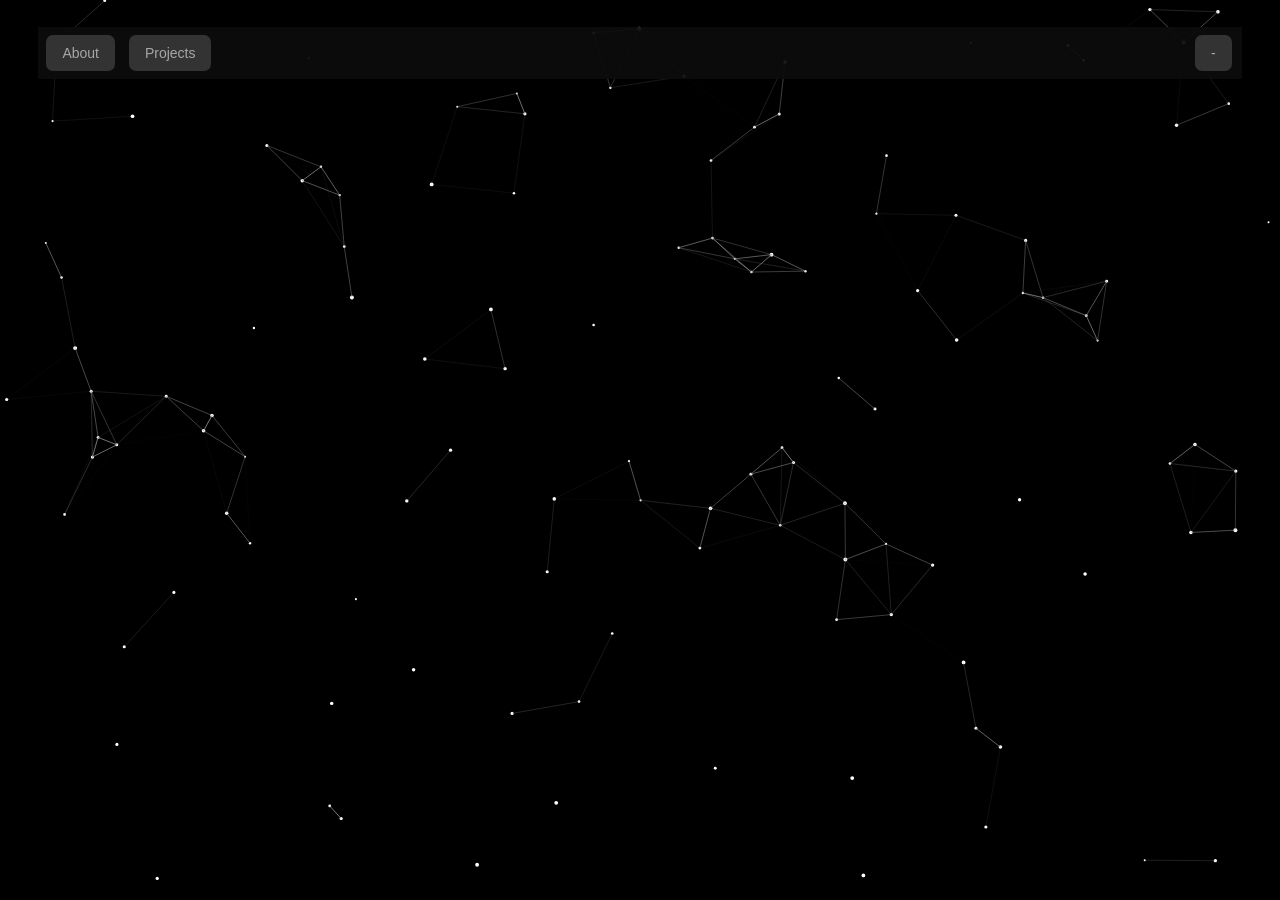
<file: index.html>
<!DOCTYPE html>
<meta charset="utf-8">
<meta charset="UTF-8">
    <meta name="viewport" content="width=device-width, initial-scale=1.0">
    <title>Adam Schilperoort</title>
    <link rel="stylesheet" href="nc_assets/css/style.css">
    <link rel="stylesheet" href="https://maxcdn.bootstrapcdn.com/bootstrap/3.4.1/css/bootstrap.min.css">
    <script src="https://ajax.googleapis.com/ajax/libs/jquery/3.7.1/jquery.min.js"></script>
    <script src="https://maxcdn.bootstrapcdn.com/bootstrap/3.4.1/js/bootstrap.min.js"></script>
<style>

body {
  background: #000;
}

</style>
<body>
  <nav class="navbar navbar-inverse navbar-fixed-top hidden">
    <div class="container-fluid">
      <ul class="nav navbar-nav">
          <li><a href="#home"></a></li>
          <li><a href="#about"></a></li>
          <li><a href="#projects"></a></li>
          <li><a href="#photography"></a></li>
      </ul>
    </div>
</nav>
  <div id="canvas-container">
      <canvas id="myCanvas"></canvas>
  </div>
        <div id="text-overlay">
          <ul class="header-list">
            <li class="about"><button onclick="navigateTo('about')">About</button></li>
            <li class="projects"><button onclick="navigateTo('projects')">Projects</button></li>
            <!-- <li class="photography"><button onclick="navigateTo('photography')">Photos</button></li> -->
            <li class="minimize"><button onclick="navigateTo('home')">-</button></li>
        </ul>
        <br>
        <div id="text-content">
        <div id="home-section" style="display: none;"></div>
        <div id="about-section" style="display: none;">
          <h1>Welcome!</h1>
          <!-- <div>
            <img src="photos/ProfilePic.png" class="wrap" alt="profilePic" width="15%" height="15%"  />
          </div> -->
          <div>
            <p>
            I'm Adam Schilperoort, a 31-year-old software engineer currently living in the Tucson area. 
            This website is mainly for my entertainment and to have an online portfolio 
            for posting some of the fun things I've worked on (...those that aren't covered by an NDA of course). 
            My career has taken me on a tour through robotics, astronomy, rocket science, and industrial flow 
            automation, but who knows where I could end up next! C/C++ is my language of choice, and I get 
            particularly excited whenever I get to work on any real-time data processing application, 
            especially one on an embedded Linux kernel! Speed is everything!!!
            </p>
            <h1>Interests & Hobbies</h1>
            <p>
            Lately I seem to be a sporty/outdoorsy combo with some creative projects on the side- my list of activities range
            from hiking, camping, mountain biking, road cycling (here's the <a href="https://www.strava.com/athletes/8175266">Strava</a>), 
            triathlon, climbing, downhill skiing, home coffee roasting, 3D printing, painting, 
            astrophotography, jazz trombone, bad music production, and raising my indoor plants.  I like to race the Tour de Tucson every year, 
            travel in the winter for ski trips, and do an occasional long vacation in a foreign country. I've been to 5 of the 7 continents, but only 12 countries! 
            My home gym is a work in progress, and I have a long list of DIY projects (landscaping, improvements around my pool, workshop, etc) 
            I hope to complete when I get some free time. 
            </p>
            <p>
            Recently I've been reading a few philosophy books.  My day typically starts with the Daily Stoic 
            (Ryan Holiday) and I'll dig into Sarte and Camus whenever I have the mental capacity to challenge myself. My book collection is always expanding (much like that of the universe), 
            so it's virtually impossible to keep up! 
            </p>
            <h1>Career Highlights</h1>
            <p>
            My professional trajectory began at an internship at <a href="https://lowell.edu/">Lowell Observatory</a> in Flagstaff, Az
            (specifically the Navy Precision Optical Interferometer instrument on Anderson Mesa)
            where I was introduced to the concept of <a href="https://en.wikipedia.org/wiki/Adaptive_optics">Adaptive Optics</a>
            and worked on programming a full closed-loop system for several 1-meter telescopes. 
            Although I had previous experience with motor controllers and collecting data from sensors from my 
            time at the NAU robotics team and rocket club, dealing with real-time image processing, deformable mirrors, fast steering mirrors, 
            and other motorized optical components was a different (and way more precise) beast. As an ECE who switched into a CS and Math dual major 
            I had some physics, however optics is on a whole other level of complexity, and it did take me a while to make it over the initial learning 
            curve!
            </p>
            <p>
            After Lowell, I moved down to Tucson to work for <a href="https://hartsci.com/">Hart Scientific</a>, a company specializing in
            the commercialization, standardization, and manufacture of adaptive optics systems 
            run by <a href="https://profiles.arizona.edu/person/michae10">Dr. Michael Hart</a>, a former professor of Optical Sciences at the University of Arizona. 
            The focus on making laser communication work (ground-to-space) on a global scale was one of the primary reasons
            why I was so excited to work there. While there, I worked with a roster of amazing scientists and engineers
            and had the opportunity to participate in the whole life-cycle of developing a product- from 
            initial engineering to seeing it go live on-sky! At HartSCI I gained a firmer grasp on software architecture,
            getting a full-stack experience from rewriting low-level controls software to optimizing the web-server and plots on the interface.  
            </p>
            <p>
            <a href="https://www.dearmansystems.com/">Dearman Systems</a>, an industrial flow automation company earned my attention 
            due to aligning with some of my career goals and offering me a fresh challenge, so I switched industries.  There I learned all about bulk liquid & gas storage
            and was the principle software engineer deploying the backend code of our database-driven solution for oil terminals around the world. I 
            became the 'devops' engineer as well as we transitioned into a new version of code released at the end of 2024.
            </p>
            <p>
            My passion in optics and astronomy eventually called me back, and I accepted a faculty position at the University of Arizona's
            Steward Observatory <a href="https://www.as.arizona.edu/center-astronomical-adaptive-optics-caao">Center for Astronomical Adaptive Optics</a>,
            where I currently work as a Software Engineering! The current project is <a href="https://www.schmidtsciences.org/schmidt-observatory-system/#modal-lazuli-space-observatory"> Lazuli</a>,
            a space telescope designed for exoplanet research! My current responsibilities include writing applications for instrument control, 
            data processing, communication systems, and automation of the AO system. I'm so excited to be working on such a cool project with such a talented team of scientists and engineers, and I can't wait to see what we discover!
            </p>
          </div>
        </div>
        <div id="projects-section" style="display: none; max-height:100%">
          <h1>Model Rockets</h1>
          <p>While an undergraduate CS student at NAU, I joined a NASA-sponsored rocket team (Space Jacks)
            which happened to have some overlap with the ASME robotics group I worked with the year before. 
            We designed and built a rocket from scratch, and even though I was in charge of electronics and 
            software, I also helped hand-lay carbon fiber sheets around our mold with proper application of 
            epoxy resin and silica to build our main body tube. I designed, soldered up, and programmed 
            a data-collection module inside our payload bay using an Arduino Uno, altimeter, accelerometer, barometric sensor, 
            SD card, 9-volt-battery, and some wire. We had a second module which independently measured 
            altitude and would detonate charges to blow its nose cone off and deploy a parachute 
            upon return. The fun part was after we were done, I got to play with the accelerometer data normalized 
            against our altimiter data to build out a projection of our flight path!
            This was an experience with some talented individuals and faculty sponsors like Carson Pete! 
            I'm so excited the team keeps on 
            <a href="https://spacegrant.arizona.edu/about/success/nau/nau-space-jacks-team-takes-1st-place-overall-first-nations-launch-competition">succeeding</a>!
          </p>
          <h1>Interferometry at Lowell Observatory</h1>
          <p>The site I worked at was the <a href="https://en.wikipedia.org/wiki/Navy_Precision_Optical_Interferometer">Navy Precision Optical Interferometer</a>, in Flagstaff,
            a joint project between NOFS, NRL, and Lowell to perform high angular resolution astrometry. The site had been designed and built in the late 1900s 
            and had a long history of engineering upgrades to achieve new science objectives.
            While I was there, <a href="https://en.wikipedia.org/wiki/Gerard_van_Belle">Dr. Gerard van Belle</a> led a project to upgrade the interferometer 
            to use 3 1-meter aperture telescopes on mobile platforms which would utilize the entire array. As the longest-baseline optical interferometer in the world, upgrading 
            from 6-inch flat siderostats to 1-meter apertures would significantly broaden its science ability, unlocking the ability to resolve darker objects. 
            1-meter apertures required the application of adaptive optics to correct for the effect atmospheric turbulence, so that's where I came in! Our setup 
            used a traditional shack-hartmann wavefront sensor to measure gradients of phase error across sections of the aperture, then applied corrections 
            to a deformable mirror to flatten the wavefront, correcting the accumulated discrete phase error. The software interfaced with the hardware (Photometrics CCD camera, 
            OKO Deformable Mirror, and custom Fast Steering Mirror) and built in the necessary calibration and data-processing loops. 
            <a href="https://astrobites.org/2022/11/20/guide-to-adaptive-optics/">Great article on AO here</a></p>
          <h1>Adaptive Optics at Hart Scientific</h1>
          <p>The goal at Lowell had been to make the interferometer work by using a specific use-case of AO, but at HartSCI, the goal was to use AO to build a commercial product  
            that would be widely applicable for observatories around the globe. There our focus was to develop an incredibly cohesive and maintainable codebase with the fastest 
            possible correction loop and a great interface which any astronomer could easily use. To make the interface truly 'easy' we had to develop a significant layer of 
            automation which required performing all sorts of extra data processing and state logic to trigger activities when certain criteria were met. This was 
            a fairly lofty task considering no other AO system on the planet has such sophisticated automation, typically having a human in the loop instead who is looking 
            at live camera images to decide when to adjust optical components, perform calibrations, adjust telescope tracking, or restart the AO system depending on tracking data.
            There's so many different conditions to consider and such a fairly complicated decision tree to build that only the most hardcore attempt it!
          </p>
          <h1>Terminal Automation at Dearman Systems</h1>
          <p>During my time as a software engineer at Dearman Systems, I was exposed to the bulk liquid storage industry and all the different hardware and software protocols that 
            have become standard in that field. The low-level software I maintained orchestrated a load sequence from when a driver arrives at a terminal to when they leave with
            BOL in-hand and product in the barge/tank/truck/trailer/railcar.  Pieces of sofware within that automation system would touch all kinds of terminal hardware from DEUs, RFID sensors,
            access gates, flow meters, valves, temperature sensors, pressure gauges, tank levels, weigh scales, PLCs, and flow controllers such as Multiloads, Acculoads, Microloads, 
            Danloads, LCRIQs, etc.. Every piece of data associated with loading was authenticated and connected to a database which allowed for multi-terminal data unification 
            and automating terminal inventory management as a whole.  I worked directly with customers like Colonial, IMTT, NGL, and AmeriGas to implement custom features in the code 
            to modify their load sequence in some way, collect data from new sensors, or add some feature in the automation process.  I took a partial role as a devops engineer 
            designing the new version of software (V5) which will allow the business to scale and secure hundreds of new customers around the planet!          
          <h1>Astronomy at Steward Observatory</h1>
          <p>At Steward Observatory's Center for Astronomical Adaptive Optics at the University of Arizona, I work for <a href="https://www.ewandouglas.space/">Dr. Ewan Douglas</a> 
            and a team of scientists and engineers
            on multiple space telescopes and instruments designed for exoplanet research. My work involes implementing apps within the open-source frameworks CACAO and MagAO-X to 
            interface with hardware, perform data processing/analysis, and implement automation in the Adaptive Optics.  A few techniques of interest involve using wavefront sensors 
            for phase retrieval of the primary mirror so we can correct surface deformations the mirror undergoes under thermal drift, and using images from a lyot-stop rejection to 
            detect low-order phase and correct for optical path aberrations. 
          </p>
        </div>
        <div id="photography-section" style="display: none;">
          <h1>Photography Title</h1>
          <p>This is the photography section text.</p>
        </div>
        <div id="sports-section" style="display: none;">
          <br>
          <h1>Sports Title</h1>
          <p>This is the sports section text.</p>
        </div>
        </div>
        </div>
  </div>
  <script src="script.js"></script>
</body>
</file>
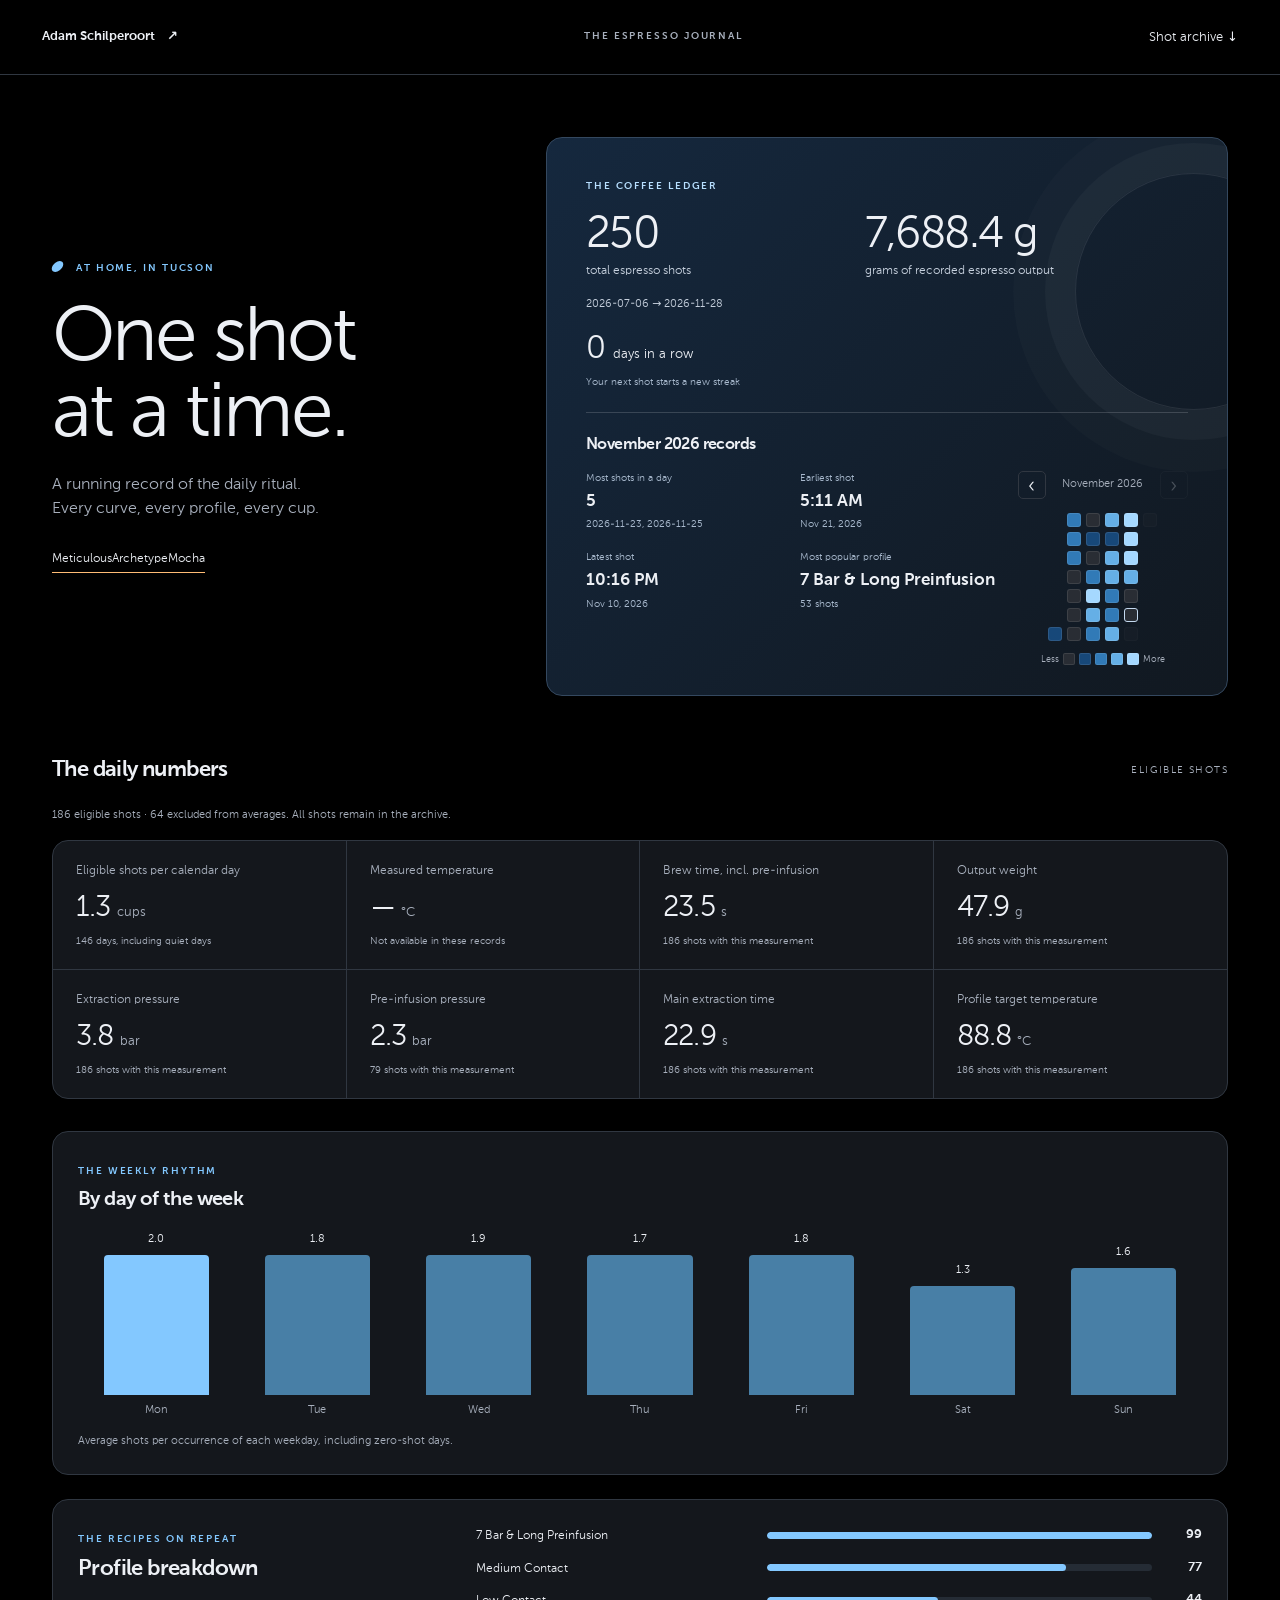
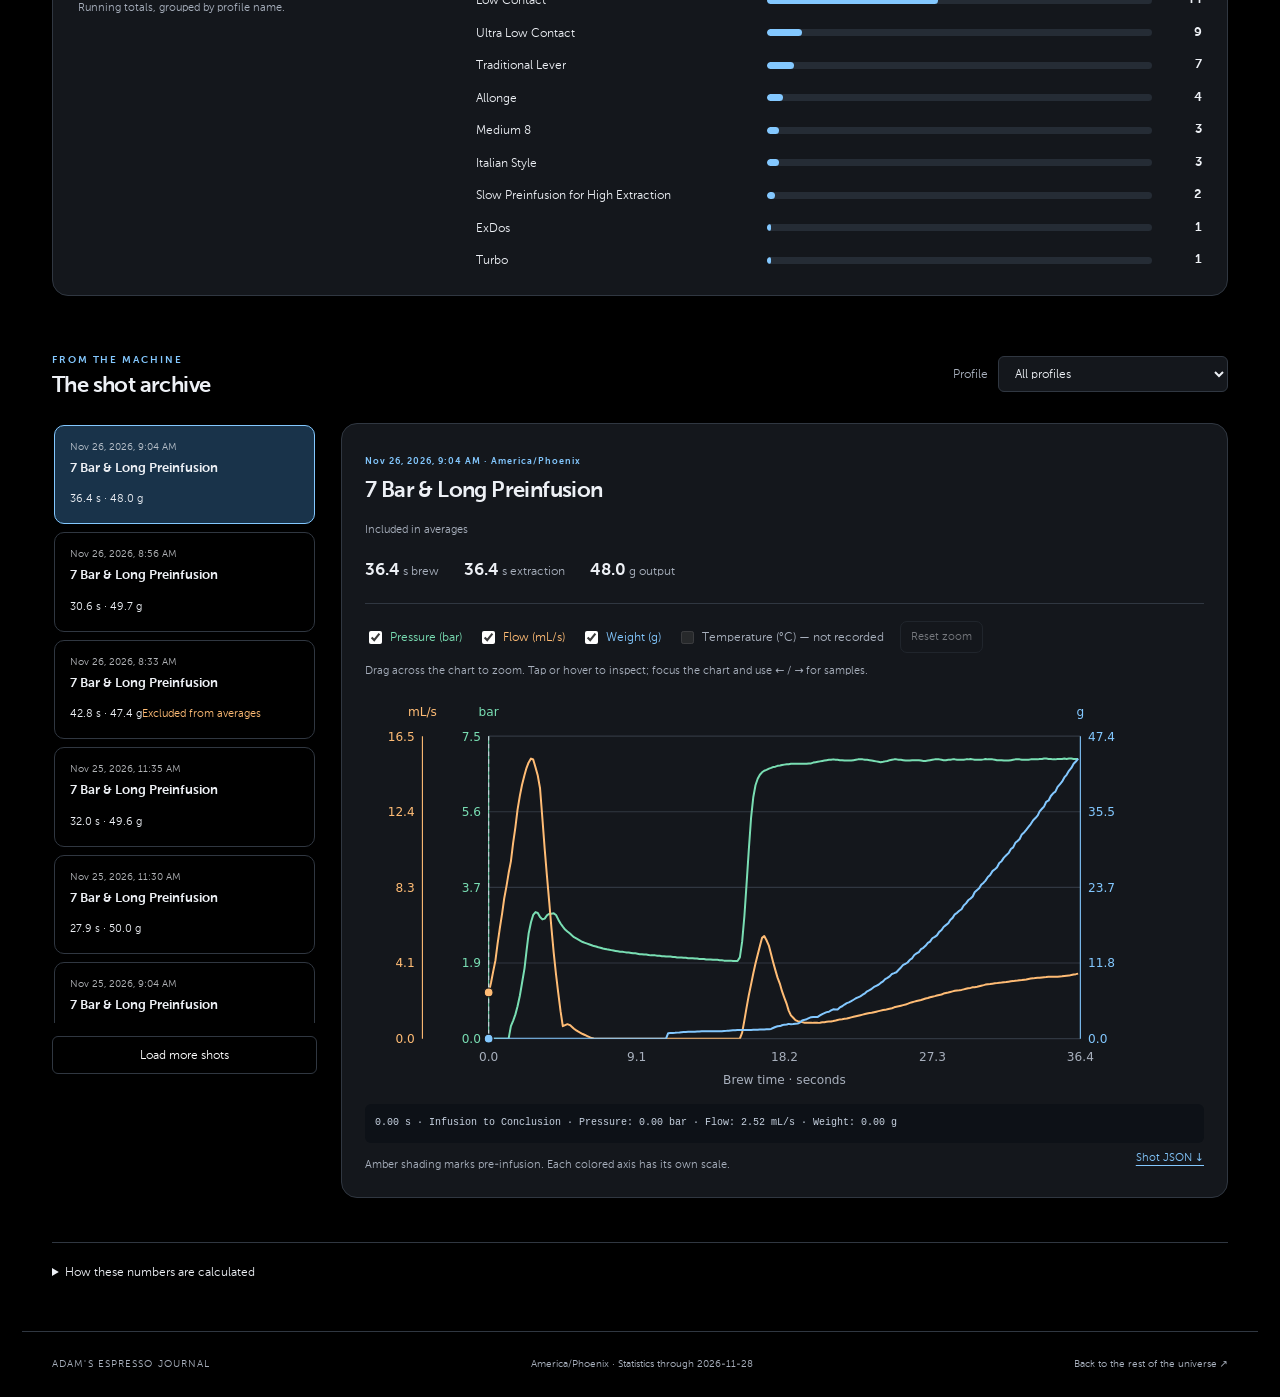
<file: espresso/index.html>
<!doctype html>
<html lang="en">
<head>
  <meta charset="utf-8">
  <meta name="theme-color" content="#000000">
  <meta name="color-scheme" content="dark">
  <meta name="viewport" content="width=device-width,initial-scale=1">
  <meta name="description" content="Adam's espresso journal: Meticulous extraction curves, profiles and brewing statistics.">
  <title>Espresso journal · Adam Schilperoort</title>
  <link rel="stylesheet" href="style.css?v=1.4.2">
  <script src="app.js?v=1.4.2" defer></script>
</head>
<body>
<header class="top"><a href="/">Adam Schilperoort <span>↗</span></a><span class="edition">THE ESPRESSO JOURNAL</span><a href="#shots">Shot archive ↓</a></header>
<main>
  <section class="hero">
    <div><div class="eyebrow"><span class="bean"></span> AT HOME, IN TUCSON</div><h1>One shot<br>at a time.</h1><p>A running record of the daily ritual.<br>Every curve, every profile, every cup.</p><div class="machine" id="machine">Meticulous</div></div>
    <div class="total-card"><span class="eyebrow">THE COFFEE LEDGER</span><div class="ledger-totals"><div><strong id="total">—</strong><span>total espresso shots</span></div><div><strong id="output-grams">—</strong><span>grams of recorded espresso output</span></div></div><p id="date-range"></p><div class="streak"><strong id="streak-count">—</strong><span>days in a row</span><small id="streak-note"></small></div><div class="rule"></div><h2 id="records-title">This month's records</h2><div class="records-layout"><div id="month-records" class="month-records"></div><div class="records-calendar"><div class="calendar-nav"><button id="calendar-prev" type="button" aria-label="Previous month">‹</button><span id="calendar-month-label" aria-live="polite"></span><button id="calendar-next" type="button" aria-label="Next month">›</button></div><div id="coffee-calendar" class="coffee-calendar" role="group" aria-label="Daily espresso shots"></div><div class="heat-legend" role="img" aria-label="Fewer shots are dark, more shots are bright blue"><span>Less</span><i class="level-0"></i><i class="level-1"></i><i class="level-2"></i><i class="level-3"></i><i class="level-4"></i><span>More</span></div></div></div></div>
  </section>
  <p id="notice" role="status" class="notice">Loading shot data…</p>
  <section aria-labelledby="averages-title"><div class="section-title"><h2 id="averages-title">The daily numbers</h2><span>ELIGIBLE SHOTS</span></div><p id="quality-summary" class="caption" role="status"></p><div id="metrics" class="metrics"></div></section>
  <section class="charts" aria-label="Brewing habits">
    <article class="panel"><div class="panel-heading"><div><span class="eyebrow">THE WEEKLY RHYTHM</span><h2>By day of the week</h2></div></div><div id="weekdays" class="weekdays"></div><p class="caption">Average shots per occurrence of each weekday, including zero-shot days.</p></article>
  </section>
  <section class="profiles panel" aria-labelledby="profiles-title"><div><span class="eyebrow">THE RECIPES ON REPEAT</span><h2 id="profiles-title">Profile breakdown</h2><p class="caption">Running totals, grouped by profile name.</p></div><div id="profiles" class="profile-bars"></div></section>
  <section id="shots" aria-labelledby="shots-title"><div class="section-title"><div><span class="eyebrow">FROM THE MACHINE</span><h2 id="shots-title">The shot archive</h2></div><label class="filter">Profile <select id="profile-filter"><option value="">All profiles</option></select></label></div>
    <div class="archive"><aside class="shot-list-panel"><div id="shot-list" class="shot-list"></div><button id="more" class="more" hidden>Load more shots</button></aside>
      <article class="selected panel"><div class="selected-top"><div><span class="eyebrow" id="shot-date">SELECT A SHOT</span><h2 id="shot-name">Extraction curves</h2></div></div><p id="shot-quality" class="caption"></p><div id="shot-metrics" class="shot-metrics"></div><div id="curves" class="curves"><p class="empty">Shots will appear here after the first import.</p></div><div id="readout" class="readout" aria-live="polite">Move over the chart or use arrow keys to inspect samples.</div><div class="selected-footer"><p class="caption">Amber shading marks pre-infusion. Each colored axis has its own scale.</p><a id="json-link" hidden>Shot JSON ↓</a></div></article>
    </div>
  </section>
  <details class="method"><summary>How these numbers are calculated</summary><p>The coffee calendar, monthly records and streak use a 2:30 AM local day boundary. Before 2:30 AM belongs to the previous coffee day and may count toward the previous month. Earliest/latest rank the time within that coffee day, not the chronological first/last date of the month. Records and streaks include all archived attempts. Ties are displayed. A streak through yesterday stays active while today is still in progress.</p><p>Total espresso output sums the last recorded extraction-phase weight for eligible shots only, excluding missing or negative endpoints; it is not measured consumption. This differs from the peak brew/drain weight used in the existing per-shot metrics. Existing daily averages and weekday bars still use midnight-based dates.</p><p>All timestamps use the displayed local timezone. A saved shot is a cup proxy and can include an aborted brew; this is an archive count, not a physical cup counter. Heating and purge are excluded by matching recorded states to the profile’s stage names.</p><p>Brew time includes pre-infusion. Main extraction time excludes stages identified as pre-infusion. Aborted shots identified by explicit markers, shots at or above the duration limit, and implausible weights are excluded from the daily numbers but kept in the archive. The eligibility counts and exclusion reasons are shown above. Within a shot, measured pressure and temperature are weighted by the time represented by each sample; across eligible shots, each available shot mean has equal weight. Missing measurements are excluded, never treated as zero. The sample count appears beneath each average.</p><p>Output weight is the peak nonnegative scale reading during brewing and immediate draining, before cup removal/purge. This estimate can include scale noise. Target temperature comes from the profile and is separate from measured temperature. Pre-infusion detection uses configurable stage names/patterns; unnamed or differently named phases may need local configuration.</p><p>Archive counts, calendar/weekday plots and profile totals include all archived attempts. The daily numbers and per-date measurement averages use eligible shots only. Daily averages span the first archived shot through the statistics date, including quiet days. Weekday averages use the number of Mondays, Tuesdays, etc. in that same period. Only history still available when collection began can be imported.</p></details>
</main>
<footer><span>ADAM'S ESPRESSO JOURNAL</span><span id="footer-date">Meticulous · Five-minute collection</span><a href="/">Back to the rest of the universe ↗</a></footer>
</body>
</html>
</file>
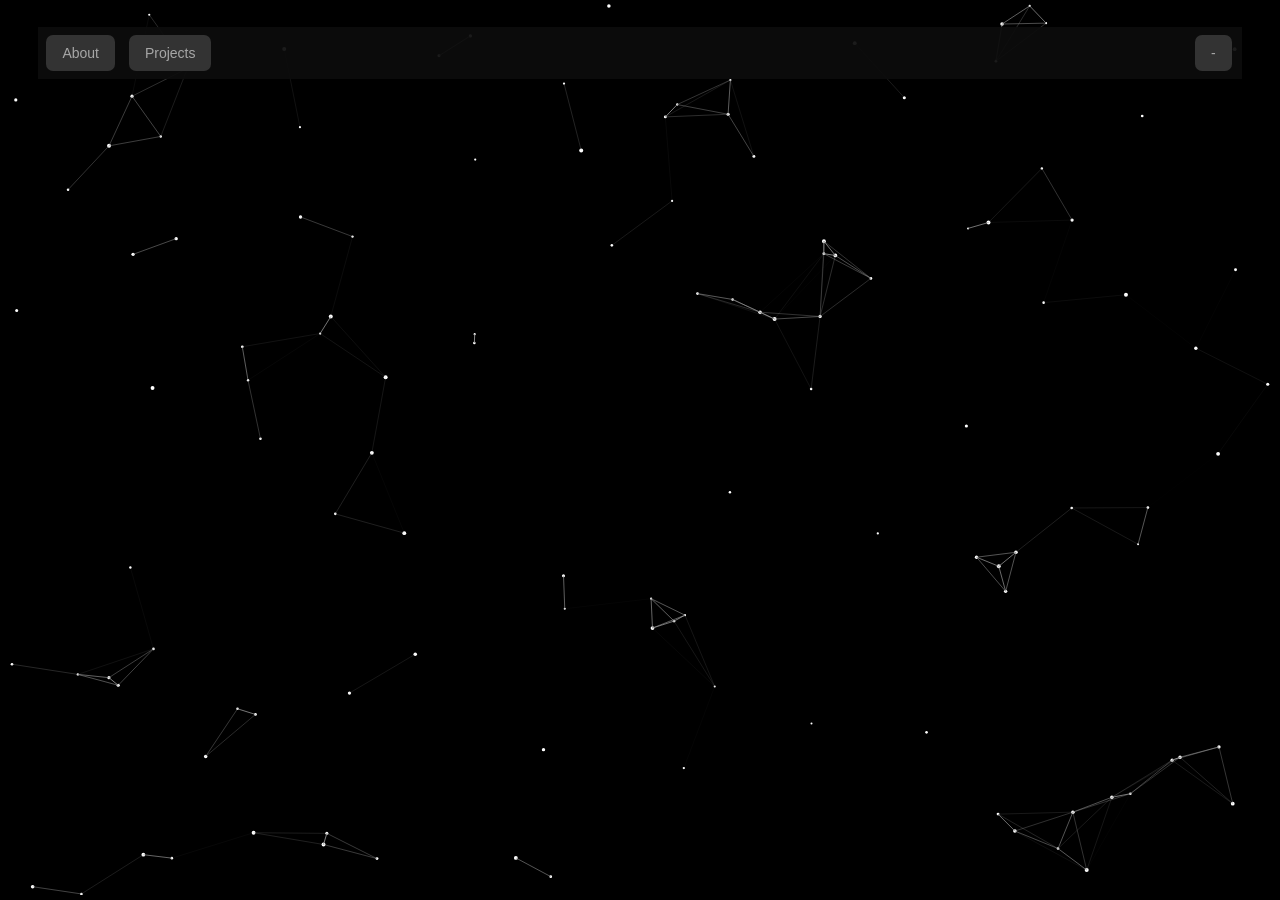
<file: public_html/index.html>
<!DOCTYPE html>
<meta charset="utf-8">
<meta charset="UTF-8">
    <meta name="viewport" content="width=device-width, initial-scale=1.0">
    <title>Adam Schilperoort</title>
    <link rel="stylesheet" href="nc_assets/css/style.css">
    <link rel="stylesheet" href="https://maxcdn.bootstrapcdn.com/bootstrap/3.4.1/css/bootstrap.min.css">
    <script src="https://ajax.googleapis.com/ajax/libs/jquery/3.7.1/jquery.min.js"></script>
    <script src="https://maxcdn.bootstrapcdn.com/bootstrap/3.4.1/js/bootstrap.min.js"></script>
<style>

body {
  background: #000;
}

</style>
<body>
  <nav class="navbar navbar-inverse navbar-fixed-top hidden">
    <div class="container-fluid">
      <ul class="nav navbar-nav">
          <li><a href="#home"></a></li>
          <li><a href="#about"></a></li>
          <li><a href="#projects"></a></li>
          <li><a href="#photography"></a></li>
      </ul>
    </div>
</nav>
  <div id="canvas-container">
      <canvas id="myCanvas"></canvas>
  </div>
        <div id="text-overlay">
          <ul class="header-list">
            <li class="about"><button onclick="navigateTo('about')">About</button></li>
            <li class="projects"><button onclick="navigateTo('projects')">Projects</button></li>
            <!-- <li class="photography"><button onclick="navigateTo('photography')">Photos</button></li> -->
            <li class="minimize"><button onclick="navigateTo('home')">-</button></li>
        </ul>
        <br>
        <div id="text-content">
        <div id="home-section" style="display: none;"></div>
        <div id="about-section" style="display: none;">
          <h1>Welcome!</h1>
          <!-- <div>
            <img src="photos/ProfilePic.png" class="wrap" alt="profilePic" width="15%" height="15%"  />
          </div> -->
          <div>
            <p>
            I'm Adam Schilperoort, a 31-year-old software engineer currently living in the Tucson area. 
            This website is mainly for my entertainment and to have an online portfolio 
            for posting some of the fun things I've worked on (...those that aren't covered by an NDA of course). 
            My career has taken me on a tour through robotics, astronomy, rocket science, and industrial flow 
            automation, but who knows where I could end up next! C/C++ is my language of choice, and I get 
            particularly excited whenever I get to work on any real-time data processing application, 
            especially one on an embedded Linux kernel! Speed is everything!!!
            </p>
            <h1>Interests & Hobbies</h1>
            <p>
            Lately I seem to be a sporty/outdoorsy combo with some creative projects on the side- my list of activities range
            from hiking, camping, mountain biking, road cycling (here's the <a href="https://www.strava.com/athletes/8175266">Strava</a>), 
            triathlon, climbing (only indoors so far), downhill skiing, home coffee roasting & brewing (and drinking), 3D printing, painting, 
            astrophotography, jazz trombone, (bad) music production, and raising my indoor plants.  I like to race the Tour de Tucson every year, 
            travel in the winter for ski trips, and do an occasional long vacation in a foreign country. I've been to 5 of the 7 continents, but only 11 countries! 
            My home gym is a work in progress, and I have a long list of DIY projects (landscaping, improvements around my pool, workshop, etc) 
            I hope to complete when I get some free time. 
            </p>
            <p>
            Recently I've been reading a few philosophy books.  My day typically starts with the Daily Stoic 
            (Ryan Holiday) and I'll dig into Sarte and Camus whenever possible to challenge myself. My book collection is always expanding, 
            though I have to admit I'm unable to keep up! 
            </p>
            <h1>Career Highlights</h1>
            <p>
            My professional trajectory began at an internship at <a href="https://lowell.edu/">Lowell Observatory</a> in Flagstaff, Az
            (specifically the Navy Precision Optical Interferometer instrument on Anderson Mesa)
            where I was introduced to the concept of <a href="https://en.wikipedia.org/wiki/Adaptive_optics">Adaptive Optics</a>
            and worked on programming a full closed-loop system for several 1-meter telescopes. 
            Although I had previous experience with motor controllers and collecting data from sensors from my 
            time at the NAU robotics team and rocket club, dealing with real-time image processing, deformable mirrors, fast steering mirrors, 
            and other motorized optical components was a different (and way more precise) beast. As an ECE who switched into a CS and Math dual major 
            I had some physics, however optics is on a whole other level of complexity, and it did take me a while to make it over the initial learning 
            curve!
            </p>
            <p>
            After Lowell, I moved down to Tucson to work for <a href="https://hartsci.com/">Hart Scientific</a>, a company specializing in
            the commercialization, standardization, and manufacture of adaptive optics systems 
            run by <a href="https://profiles.arizona.edu/person/michae10">Dr. Michael Hart</a>, a former professor of Optical Sciences at the University of Arizona. 
            The focus on making laser communication work (ground-to-space) on a global scale was one of the primary reasons
            why I was so excited to work there. While there, I worked with a roster of amazing scientists and engineers
            and had the opportunity to participate in the whole life-cycle of developing a product- from 
            initial engineering to seeing it go live on-sky! At HartSCI I gained a firmer grasp on software architecture,
            getting a full-stack experience from rewriting low-level controls software to optimizing the web-server and plots on the interface.  
            </p>
            <p>
            <a href="https://www.dearmansystems.com/">Dearman Systems</a>, an industrial flow automation company earned my attention 
            due to aligning with some of my career goals and offering me a fresh challenge, so I switched industries.  There I learned all about bulk liquid & gas storage
            and was the principle software engineer deploying the backend code of our database-driven solution for oil terminals around the world. I 
            became the 'devops' engineer as well as we transitioned into a new version of code released at the end of 2024.
            </p>
            <p>
            My passion in optics and astronomy eventually called me back, and I accepted a position at the University of Arizona's
            Steward Observatory <a href="https://www.as.arizona.edu/center-astronomical-adaptive-optics-caao">Center for Astronomical Adaptive Optics</a>,
            where I currently work! The current project is an exoplanet research telescope getting launched into space! My current responsibilities include writing apps 
            for communicating with hardware and running data processing loops in the lab so we can better understand performance of our science techniques.
            </p>
          </div>
        </div>
        <div id="projects-section" style="display: none; max-height:100%">
          <h1>Model Rockets</h1>
          <p>While an undergraduate CS student at NAU, I joined a NASA-sponsored rocket team (Space Jacks)
            which happened to have some overlap with the ASME robotics group I worked with the year before. 
            We designed and built a rocket from scratch, and even though I was in charge of electronics and 
            software, I also helped hand-lay carbon fiber sheets around our mold with proper application of 
            epoxy resin and silica to build our main body tube. I designed, soldered up, and programmed 
            a data-collection module inside our payload bay using an Arduino Uno, altimeter, accelerometer, barometric sensor, 
            SD card, 9-volt-battery, and some wire. We had a second module which independently measured 
            altitude and would detonate charges to blow its nose cone off and deploy a parachute 
            upon return. The fun part was after we were done, I got to play with the accelerometer data normalized 
            against our altimiter data to build out a projection of our flight path!
            This was an experience with some talented individuals and faculty sponsors like Carson Pete! 
            I'm so excited the team keeps on 
            <a href="https://spacegrant.arizona.edu/about/success/nau/nau-space-jacks-team-takes-1st-place-overall-first-nations-launch-competition">succeeding</a>!
          </p>
          <h1>Interferometry at Lowell Observatory</h1>
          <p>The site I worked at was the <a href="https://en.wikipedia.org/wiki/Navy_Precision_Optical_Interferometer">Navy Precision Optical Interferometer</a>, in Flagstaff,
            a joint project between NOFS, NRL, and Lowell to perform high angular resolution astrometry. The site had been designed and built in the late 1900s 
            and had a long history of engineering upgrades to achieve new science objectives.
            While I was there, <a href="https://en.wikipedia.org/wiki/Gerard_van_Belle">Dr. Gerard van Belle</a> led a project to upgrade the interferometer 
            to use 3 1-meter aperture telescopes on mobile platforms which would utilize the entire array. As the longest-baseline optical interferometer in the world, upgrading 
            from 6-inch flat siderostats to 1-meter apertures would significantly broaden its science ability, unlocking the ability to resolve darker objects. 
            1-meter apertures required the application of adaptive optics to correct for the effect atmospheric turbulence, so that's where I came in! Our setup 
            used a traditional shack-hartmann wavefront sensor to measure gradients of phase error across sections of the aperture, then applied corrections 
            to a deformable mirror to flatten the wavefront, correcting the accumulated discrete phase error. The software interfaced with the hardware (Photometrics CCD camera, 
            OKO Deformable Mirror, and custom Fast Steering Mirror) and built in the necessary calibration and data-processing loops. 
            <a href="https://astrobites.org/2022/11/20/guide-to-adaptive-optics/">Great article on AO here</a></p>
          <h1>Adaptive Optics at Hart Scientific</h1>
          <p>The goal at Lowell had been to make the interferometer work by using a specific use-case of AO, but at HartSCI, the goal was to use AO to build a commercial product  
            that would be widely applicable for observatories around the globe. There our focus was to develop an incredibly cohesive and maintainable codebase with the fastest 
            possible correction loop and a great interface which any astronomer could easily use. To make the interface truly 'easy' we had to develop a significant layer of 
            automation which required performing all sorts of extra data processing and state logic to trigger activities when certain criteria were met. This was 
            a fairly lofty task considering no other AO system on the planet has such sophisticated automation, typically having a human in the loop instead who is looking 
            at live camera images to decide when to adjust optical components, perform calibrations, adjust telescope tracking, or restart the AO system depending on tracking data.
            There's so many different conditions to consider and such a fairly complicated decision tree to build that only the most hardcore attempt it!
          </p>
          <h1>Terminal Automation at Dearman Systems</h1>
          <p>During my time as a software engineer at Dearman Systems, I was exposed to the bulk liquid storage industry and all the different hardware and software protocols that 
            have become standard in that field. The low-level software I maintained orchestrated a load sequence from when a driver arrives at a terminal to when they leave with
            BOL in-hand and product in the barge/tank/truck/trailer/railcar.  Pieces of sofware within that automation system would touch all kinds of terminal hardware from DEUs, RFID sensors,
            access gates, flow meters, valves, temperature sensors, pressure gauges, tank levels, weigh scales, PLCs, and flow controllers such as Multiloads, Acculoads, Microloads, 
            Danloads, LCRIQs, etc.. Every piece of data associated with loading was authenticated and connected to a database which allowed for multi-terminal data unification 
            and automating terminal inventory management as a whole.  I worked directly with customers like Colonial, IMTT, NGL, and AmeriGas to implement custom features in the code 
            to modify their load sequence in some way, collect data from new sensors, or add some feature in the automation process.  I took a partial role as a devops engineer 
            designing the new version of software (V5) which will allow the business to scale and secure hundreds of new customers around the planet!          
          <h1>Astronomy at Steward Observatory</h1>
          <p>At Steward Observatory's Center for Astronomical Adaptive Optics at the University of Arizona, I work for <a href="https://www.ewandouglas.space/">Dr. Ewan Douglas</a> 
            and a team of scientists and engineers
            on multiple space telescopes and instruments designed for exoplanet research. My work involes implementing apps within the open-source frameworks CACAO and MagAO-X to 
            interface with hardware, perform data processing/analysis, and implement automation in the Adaptive Optics.  A few techniques of interest involve using wavefront sensors 
            for phase retrieval of the primary mirror so we can correct surface deformations the mirror undergoes under thermal drift, and using images from a lyot-stop rejection to 
            detect low-order phase and correct for optical path aberrations. 
          </p>
        </div>
        <div id="photography-section" style="display: none;">
          <h1>Photography Title</h1>
          <p>This is the photography section text.</p>
        </div>
        <div id="sports-section" style="display: none;">
          <br>
          <h1>Sports Title</h1>
          <p>This is the sports section text.</p>
        </div>
        </div>
        </div>
  </div>
  <script src="script.js"></script>
</body>
</file>
<file: nc_assets/css/style.css>
@font-face {
	font-family: 'Museo Sans';
	src: url('../fonts/museo-sans-300-webfont.eot');
	src: url('../fonts/museo-sans-300-webfont.eot?#iefix') format('embedded-opentype'), url('../fonts/museo-sans-300-webfont.woff') format('woff'), url('../fonts/museo-sans-300-webfont.ttf') format('truetype'), url('../fonts/museo-sans-300-webfont.svg#museo-sans-300-webfont') format('svg');
	font-weight: normal;
	font-style: normal;
}
@font-face {
	font-family: 'Museo Sans';
	src: url('../fonts/museo-sans-300-italic-webfont.eot');
	src: url('../fonts/museo-sans-300-italic-webfont.eot?#iefix') format('embedded-opentype'), url('../fonts/museo-sans-300-italic-webfont.woff') format('woff'), url('../fonts/museo-sans-300-italic-webfont.ttf') format('truetype'), url('../fonts/museo-sans-300-italic-webfont.svg#museo-sans-300-italic-webfont') format('svg');
	font-weight: normal;
	font-style: italic;
}
@font-face {
	font-family: 'Museo Sans';
	src: url('../fonts/museo-sans-700-webfont.eot');
	src: url('../fonts/museo-sans-700-webfont.eot?#iefix') format('embedded-opentype'), url('../fonts/museo-sans-700-webfont.woff') format('woff'), url('../fonts/museo-sans-700-webfont.ttf') format('truetype'), url('../fonts/museo-sans-700-webfont.svg#museo-sans-700-webfont') format('svg');
	font-weight: bold;
	font-style: normal;
}
@font-face {
	font-family: 'Museo Sans';
	src: url('../fonts/museo-sans-700-italic-webfont.eot');
	src: url('../fonts/museo-sans-700-italic-webfont.eot?#iefix') format('embedded-opentype'), url('../fonts/museo-sans-700-italic-webfont.woff') format('woff'), url('../fonts/museo-sans-700-italic-webfont.ttf') format('truetype'), url('../fonts/museo-sans-700-italic-webfont.svg#museo-sans-700-italic-webfont') format('svg');
	font-weight: bold;
	font-style: italic;
}
/**
 * ------------------------------------------------------ *
 * Base
 * ------------------------------------------------------ *
**/
 * {
	-moz-box-sizing: border-box;
	-webkit-box-sizing: border-box;
	box-sizing: border-box;
}
body {
	min-width: 300px;
	height: 100%;
	margin: 0 auto;
	font-family: 'Museo Sans', Arial, Helvetica, sans-serif;
	font-size: 100%;
	line-height: 1.25;
	color: #6d6e70;
	overflow-x: hidden;
	overflow: hidden;
}
a {
	text-decoration: none;
	color: #de3723;
}
a:hover {
	text-decoration: underline;
}
img {
	border: 0;
}
/**
 * ------------------------------------------------------ *
 * Utilities
 * ------------------------------------------------------ *
**/
.group:before, .group:after {
	content: "";
	display: table;
}
.group:after {
	clear: both;
}
.group {
	zoom: 1;
}
.center {
	text-align: center;
}
.reset-mt {
	margin-top: 0 !important;
}
.reset-mb {
	margin-bottom: 0 !important;
}
.margin-bottom {
	margin-bottom: 1em;
}
/**
 * ------------------------------------------------------ *
 * Styles
 * ------------------------------------------------------ *
**/
.headline {
	margin: 0 auto 3em;
}
h1 {
	font-size: 2em;
	line-height: 1.125;
	margin: 1.25em 0 0;
}
h2, h3, .h2 {
	font-size: 1.5em;
	margin: 1.25em 0 0;
	font-weight: normal;
}
h4, .h4 {
	font-size: 1em;
	line-height: 1.5;
	margin: 2em 0 0.5em;
}
p {
	margin-top: 0;
	line-height: 1.5;
}
/**
 * ------------------------------------------------------ *
 * Content
 * ------------------------------------------------------ *
**/
.wrapper {
	max-width: 87.5em;
	padding: 0 1.5em;
	margin: 0 auto;
}
.header {
	padding: 2em 0 1.5em;
	border-bottom: 2px solid #8cc1c1;
}
.logo {
	font-size: 0;
	text-align: center;
}
.logo > * {
	vertical-align: bottom;
}
.logo img {
	height: 28px;
}
.logo > div {
	display: inline-block;
	margin-right: 1em;
	font-size: 14px;
	color: #999;
}
.grid-row {
	width: 100%;
	margin: 3em auto 3em;
}
.flex {
	display: -webkit-box;
	display: -moz-box;
	display: -ms-flexbox;
	display: -webkit-flex;
	display: flex;
	-webkit-flex-flow: row wrap;
	-moz-flex-flow: row wrap;
	-ms-flex-flow: row wrap;
	flex-flow: row wrap;
}
.flex.middle {
	-webkit-align-items: center;
	-moz-align-items: center;
	-ms-align-items: center;
	align-items: center;
	-webkit-justify-content: center;
	-moz-justify-content: center;
	-ms-justify-content: center;
	justify-content: center;
}
.flex.first {
	-webkit-flex-direction: column-reverse;
	-moz-flex-direction: column-reverse;
	-ms-flex-direction: column-reverse;
	flex-direction: column-reverse;
}
.grid-row.four-fifths {
	width: 100%;
}
.aside {
	width: 300px;
	-webkit-flex: 1 100%;
	-moz-flex: 1 100%;
	-ms-flex: 1 100%;
	flex: 1 100%;
	text-align: center;
}
.aside img {
	width: 300px;
}
.main {
	-webkit-flex: 1 100%;
	-moz-flex: 1 100%;
	-ms-flex: 1 100%;
	flex: 1 100%;
	padding-left: 0;
}
.main.fix-left {
	padding-right: 0;
}
.main-all {
	-webkit-flex: 1 100%;
	-moz-flex: 1 100%;
	-ms-flex: 1 100%;
	flex: 1 100%;
}
.headline {
	text-align: center;
}
.headline h1 {
	margin: 0.25em 0 0;
	font-size: 1.5em;
	line-height: 1.125;
}
.headline h2 {
	margin: 0.25em 0 0;
	font-size: 1.25em;
	line-height: 1.25;
}
ul.default {
	margin: 0;
	padding-left: 1em;
}
ul.default li {
	color: #D6D6D6;
}
ul.default li p {
	color: #6d6e70;
	margin: 0;
	padding-bottom: 0.25em;
}
ul.default li:last-child p {
	padding-bottom: 0;
}
.live-chat {
	margin: 2em 0 0;
	padding: 1.5em;
	-webkit-border-radius: 5px;
	-moz-border-radius: 5px;
	border-radius: 5px;
	background-color: #F2F2F2;
}
.live-chat .chat-content {
	-webkit-flex: 1;
	-moz-flex: 1;
	-ms-flex: 1;
	flex: 1;
	padding-right: 0;
}
.live-chat .chat-content p {
	position: relative;
	padding-left: 0;
	line-height: 1.5;
	font-weight: bold;
}
.live-chat .chat-btn {
	-webkit-flex: 1 100%;
	-moz-flex: 1 100%;
	-ms-flex: 1 100%;
	flex: 1 100%;
}
.live-chat .chat-btn p {
	margin-bottom: 0;
	text-align: right;
}
.live-chat .btn {
	width: 100%;
	margin-top: 1em;
}
p.help-block {
	position: relative;
	padding-left: 2em;
	line-height: 1.5;
}
.nc-icon {
	position: absolute;
	left: 0;
	top: -5px;
	width: 30px;
	height: 30px;
}
.nc-icon.icon-info {
	display: none;
	background: url('../img/icons/icon-info-hd.png') no-repeat center center;
	background-size: 100% auto; 
}
.nc-icon.icon-checkmark {
	background: url('../img/icons/checkmark-hd.png') no-repeat center center;
	background-size: 100% auto; 
}
.nc-icon.icon-start {
	background: url('../img/pictograms/150/server-red.png') no-repeat center center;
	background-size: 100% auto; 
}
.nc-icon.icon-cpanel {
	background: url('../img/pictograms/150/tools-red.png') no-repeat center center;
	background-size: 100% auto; 
}
.nc-icon.icon-mail {
	background: url('../img/pictograms/150/email-red.png') no-repeat center center;
	background-size: 100% auto; 
}
.nc-icon.icon-support {
	background: url('../img/pictograms/150/support-red.png') no-repeat center center;
	background-size: 100% auto; 
}
.nc-icon.icon-news {
	background: url('../img/pictograms/150/news-red.png') no-repeat center center;
	background-size: 100% auto; 
}
.nc-icon.icon-blog {
	background: url('../img/pictograms/150/browser-red.png') no-repeat center center;
	background-size: 100% auto; 
}
.btn {
	font-size: 1.125em;
	font-weight: bold;
	text-align: center;
	text-decoration: none;
	color: #fff;
	padding: 0.5em 1em;
	-webkit-border-radius: 5px;
	-moz-border-radius: 5px;
	border-radius: 5px;
	display: inline-block;
}
.btn.green {
	text-shadow: 0 -1px 1px #6d9796;
	background: #89c1c0; /* Old browsers */
	background: -moz-linear-gradient(top, #89c1c0 0%, #6d9796 100%); /* FF3.6+ */
	background: -webkit-gradient(linear, left top, left bottom, color-stop(0%, #89c1c0), color-stop(100%, #6d9796)); /* Chrome, Safari4+ */
	background: -webkit-linear-gradient(top, #89c1c0 0%, #6d9796 100%); /* Chrome10+, Safari5.1+ */
	background: -o-linear-gradient(top, #89c1c0 0%, #6d9796 100%); /* Opera 11.10+ */
	background: -ms-linear-gradient(top, #89c1c0 0%, #6d9796 100%); /* IE10+ */
	background: linear-gradient(to bottom, #89c1c0 0%, #6d9796 100%); /* W3C */
	/*filter: progid:DXImageTransform.Microsoft.gradient(startColorstr='#89c1c0', endColorstr='#6d9796', GradientType=0);*/ /* IE6-9 */
	filter: progid:DXImageTransform.Microsoft.gradient(enabled = false);
	border-color: #6c9494;
}
.btn.green:hover {
	text-decoration: none;
	text-shadow: 0 -1px 1px #4d7e7a;
	background: #6b9494; /* Old browsers */
	background: -moz-linear-gradient(top, #6b9494 0%, #4d7e7a 100%); /* FF3.6+ */
	background: -webkit-gradient(linear, left top, left bottom, color-stop(0%, #6b9494), color-stop(100%, #4d7e7a)); /* Chrome, Safari4+ */
	background: -webkit-linear-gradient(top, #6b9494 0%, #4d7e7a 100%); /* Chrome10+, Safari5.1+ */
	background: -o-linear-gradient(top, #6b9494 0%, #4d7e7a 100%); /* Opera 11.10+ */
	background: -ms-linear-gradient(top, #6b9494 0%, #4d7e7a 100%); /* IE10+ */
	background: linear-gradient(to bottom, #6b9494 0%, #4d7e7a 100%); /* W3C */
	/*filter: progid:DXImageTransform.Microsoft.gradient(startColorstr='#6b9494', endColorstr='#4d7e7a', GradientType=0); /* IE6-9 */
	filter: progid:DXImageTransform.Microsoft.gradient(enabled = false);
}
.btn.green:active {
	background: #4d7e7a; /* Old browsers */
	background: -moz-linear-gradient(top, #4d7e7a 0%, #6b9494 100%); /* FF3.6+ */
	background: -webkit-gradient(linear, left top, left bottom, color-stop(0%, #4d7e7a), color-stop(100%, #6b9494)); /* Chrome, Safari4+ */
	background: -webkit-linear-gradient(top, #4d7e7a 0%, #6b9494 100%); /* Chrome10+, Safari5.1+ */
	background: -o-linear-gradient(top, #4d7e7a 0%, #6b9494 100%); /* Opera 11.10+ */
	background: -ms-linear-gradient(top, #4d7e7a 0%, #6b9494 100%); /* IE10+ */
	background: linear-gradient(to bottom, #4d7e7a 0%, #6b9494 100%); /* W3C */
	/*filter: progid:DXImageTransform.Microsoft.gradient(startColorstr='#4d7e7a', endColorstr='#6b9494', GradientType=0); /* IE6-9 */
	filter: progid:DXImageTransform.Microsoft.gradient(enabled = false);
}
@media all and (min-width: 480px) {
	.headline h1 {
		font-size: 2em;
		line-height: 1.125;
	}
	.headline h2 {
		font-size: 1.5em;
		line-height: 1.25;
	}
}
@media all and (min-width: 640px) {
	.live-chat {
		padding: 1.5em 1.5em 1.5em 1.125em;
	}
	.live-chat .chat-content {
		-webkit-flex: 1;
		-moz-flex: 1;
		-ms-flex: 1;
		flex: 1;
		padding-right: 1.5em;
	}
	.live-chat .chat-content p {
		padding-left: 2em;
	}
	.nc-icon.icon-info {
		display: block;
	}
	.live-chat .chat-btn {
		-webkit-flex: 0 240px;
		-moz-flex: 0 240px;
		-ms-flex: 0 240px;
		flex: 0 240px;
	}
	.live-chat .btn {
		margin-top: 0;
	}
}
@media all and (min-width: 720px) {
	.grid-row.four-fifths {
		width: 80%;
	}
}
@media all and (min-width: 800px) {
	.wrapper {
		padding: 0 3em;
	}
	.flex.first {
		-webkit-flex-direction: row;
		-moz-flex-direction: row;
		-ms-flex-direction: row;
		flex-direction: row;
	}
	.logo {
		text-align: right;
	}
	.grid-row.four-fifths {
		width: 100%;
	}
	.aside {
		-webkit-flex: 0;
		-moz-flex: 0;
		-ms-flex: 0;
		flex: 0;
	}
	.main {
		-webkit-flex: 1;
		-moz-flex: 1;
		-ms-flex: 1;
		flex: 1;
		padding-left: 2em;
	}
	.main.fix-left {
		padding-left: 0;
		padding-right: 2em;
	}
	.headline {
		text-align: left;
	}
	.headline h1 {
		margin: 1.25em 0 0;
	}
}
@media all and (min-width: 1180px) {
	.grid-row.four-fifths {
		width: 80%;
	}
}


nav {
    background-color: #333;
    padding: 10px;
}

ul {
    list-style-type: none;
    margin: 0;
    padding: 0;
	display: flex; /* Display the list items horizontally */
}

li {
    margin-right: 20px;
}

a {
    text-decoration: none;
    color: white;
    font-weight: bold;
}

a:hover {
    color: #0099ff; /* Change color on hover */
}

#canvas-container {
    position: relative;
    width: 100%;
    height: 100%;
}

#myCanvas {
    display: block;
}

/* Add styles for the about content */
#about-content {
    text-align: center;
    margin-top: 50px;
    opacity: 0;
    transition: opacity 1s ease-in-out;
	position: relative; /* Required for positioning the rectangle */
}


/* Style the grey rectangle background */
#about-content::before {
    content: "";
    position: absolute;
    top: 0;
    left: 0;
    width: 100%;
    height: 100%;
    background-color: rgba(128, 128, 128, 0.5); /* Grey color with 0.5 opacity */
    z-index: -1; /* Place the rectangle behind the text */
}

/** text-overlay section **/

#text-overlay {
    position: absolute;
    top: 3%; 
    left: 3%; 
	right: 3%;
    background-color: rgba(12, 12, 12, 0.932); 
    padding: 8px;
}

#text-overlay ul {
    list-style-type: none;
    padding: 0;
	margin: 0;
	display: inline; 
}

#text-overlay li {
    display: inline;
    margin-right: 10px; /* spacing between buttons */
}

/** text-content section **/
#text-content {
    position: relative;
    top:10px; 
    left: 0%; 
	right: 0%;
	bottom: 10%;
	width: 100%;
	padding-right: 20px;
	/*transform: translate(-50%, -25%); */
    /*text-align: center; */ /* Center-align the content inside the text-overlay */
    background-color: rgba(12, 12, 12, 0.932); /* Transparent white background */
	opacity: 0;
	z-index:0;
	overflow-y: scroll;
}

#text-content.show {
	transition: opacity 2s ease; /* Add transition effect */
    opacity: 1; /* Show the paragraph with fade-in effect */
	max-height:85vh;
	overflow-y:scroll;
}

#text-content ul {
    list-style-type: none;
    padding: 0;
	margin: 0;
	display: inline; /* Ensure the ul is displayed inline */
}

#text-content li {
    display: inline;
    margin-right: 10px; /* Adjust spacing between buttons */
}



#text-overlay button {
    background-color: #333333; /* Grey background */
    color: #a7a7a7;; /* White text */
    border: none;
    padding: 8px 16px;
    border-radius: 7px;
    cursor: pointer;
    transition: background-color 0.3s ease;
}

#text-overlay button:hover {
    background-color: #606060; /* Darker grey on hover */
}

/* About section */
#about-section p,
#about-section h1 {
    color: #a7a7a7; /* White text */
	transition: opacity 10s ease; /* Add transition effect */
	opacity: 0; /* Initially hide the paragraph */
	overflow-y:auto
}

#about-section.show p,
#about-section.show h1 {
	transition: opacity 10s ease; /* Add transition effect */
    opacity: 1; /* Show the paragraph with fade-in effect */
	overflow-y:auto
}

/* Projects section */
#projects-section p,
#projects-section h1 {
    color: #a7a7a7; /* White text */
	overflow-y:auto
}

/* Photography section */
#photography-section p,
#photography-section h1 {
    color: #a7a7a7; /* White text */
	overflow-y:auto
}

.header-list {
    float: left;	
}

.header-list .minimize{
    position: fixed; /* or absolute */
    right: 3%; /* Align to the right side */
	float: right;
}

.wrap_left {
   float: left; 
   margin: 5px;
}

.wrap_right {
	float: right;
	margin: 5px;
}
</file>
<file: espresso/style.css>
@font-face{font-family:Museo;src:url('/nc_assets/fonts/museo-sans-300-webfont.woff') format('woff');font-weight:300;font-display:swap}
@font-face{font-family:Museo;src:url('/nc_assets/fonts/museo-sans-700-webfont.woff') format('woff');font-weight:700;font-display:swap}
:root{color-scheme:dark;--paper:#000000;--card:#14171c;--ink:#edf0f5;--muted:#a8b0bd;--green:#83c8ff;--line:#303741;--amber:#ffbc75;--round:16px}
*{box-sizing:border-box}html{scroll-behavior:smooth}body{margin:0;background:var(--paper);color:var(--ink);font-family:Museo,system-ui,-apple-system,sans-serif;font-weight:300;line-height:1.5}a{color:inherit;text-underline-offset:4px}button,select{font:inherit}button,a,select{touch-action:manipulation}button:focus-visible,a:focus-visible,select:focus-visible,summary:focus-visible{outline:3px solid var(--amber);outline-offset:4px}
.top{max-width:1320px;margin:auto;padding:27px 42px;display:flex;align-items:center;justify-content:space-between;border-bottom:1px solid var(--line);font-size:13px}.top a{text-decoration:none}.top a:first-child{font-weight:700}.top a span{margin-left:9px}.edition,.eyebrow{font-size:10px;font-weight:700;letter-spacing:1.9px}.edition{color:var(--muted)}main{max-width:1236px;margin:auto;padding:0 30px 50px}.hero{display:grid;grid-template-columns:1.2fr 1fr;gap:100px;align-items:center;padding:62px 0 58px}.hero h1{font-family:Museo,system-ui,sans-serif;font-weight:400;font-size:clamp(52px,6vw,88px);line-height:.99;letter-spacing:-3px;margin:20px 0 24px}.hero p{color:var(--muted);font-size:16px}.eyebrow{color:var(--green)}.bean{display:inline-block;width:9px;height:13px;background:var(--green);border-radius:65% 40% 65% 40%;transform:rotate(35deg);margin:0 10px -2px 1px}.machine{display:inline-block;margin-top:13px;font-size:12px;border-bottom:1px solid var(--amber);padding-bottom:5px}.total-card{background:linear-gradient(135deg,#15283e,#111820);border:1px solid #34485f;color:#edf0f5;border-radius:var(--round);padding:34px 39px 29px;position:relative;overflow:hidden;min-height:320px}.total-card:after{content:'';position:absolute;width:235px;height:235px;border:1px solid #ffffff18;border-radius:50%;right:-85px;top:35px;box-shadow:0 0 0 30px #ffffff08,0 0 0 62px #ffffff04;pointer-events:none}.total-card .eyebrow{color:#b7dfff}.total-card strong{display:block;font-size:104px;line-height:1.2;font-weight:300;letter-spacing:-5px;margin-top:5px}.total-label{font-size:17px}.rule{height:1px;background:#ffffff28;margin-top:22px}.total-card p{color:#c6d0dd;font-size:13px;margin:17px 0 4px}.total-card small{font-size:10px;color:#a8b9cd}.notice{font-size:13px;padding:12px 16px;border:1px solid var(--line);border-radius:8px}.notice:empty{display:none}.section-title{display:flex;align-items:center;justify-content:space-between;gap:18px;margin:0 0 20px}.section-title h2{margin:0}.section-title>span{font-size:10px;letter-spacing:1.4px;color:var(--muted)}h2{font-weight:700;font-size:22px;letter-spacing:-.6px;margin:4px 0 8px}.metrics{display:grid;grid-template-columns:repeat(4,1fr);border:1px solid var(--line);border-radius:var(--round);overflow:hidden;margin-bottom:32px;background:var(--card)}.metric{padding:20px 23px;border-right:1px solid var(--line);border-bottom:1px solid var(--line)}.metric:nth-child(4n){border-right:0}.metric:nth-last-child(-n+4){border-bottom:0}.metric label{display:block;color:var(--muted);font-size:12px}.metric strong{font-size:29px;font-weight:300;line-height:1.9;letter-spacing:-.8px}.metric .unit{font-size:13px;color:var(--muted);margin-left:6px}.metric small{display:block;font-size:10px;color:var(--muted)}.charts{display:grid;grid-template-columns:1.1fr 1fr;gap:24px;margin-bottom:24px}.panel{background:var(--card);border:1px solid var(--line);border-radius:var(--round);padding:25px}.panel-heading{display:flex;align-items:flex-start;justify-content:space-between;gap:12px}.panel-heading h2{font-size:20px}.pill{font-size:11px;padding:6px 10px;background:#1b2a3a;border-radius:25px;white-space:nowrap;color:var(--green)}.caption{font-size:11px;color:var(--muted);margin:14px 0 0}.chart-host{height:186px;margin-top:10px}.chart-host svg{width:100%;height:100%}.weekdays{height:196px;display:flex;align-items:end;justify-content:space-around;gap:11px;padding:32px 3px 0}.weekday{height:100%;display:flex;flex-direction:column;justify-content:end;align-items:center;width:100%;gap:7px}.weekday .bar{min-height:2px;width:70%;background:#487fa6;border-radius:4px 4px 0 0;position:relative}.weekday .bar.peak{background:var(--green)}.weekday .bar span{position:absolute;top:-24px;left:50%;transform:translateX(-50%);font-size:11px}.weekday label{font-size:11px;color:var(--muted)}.profiles{display:grid;grid-template-columns:1fr 2fr;gap:35px;align-items:start;margin-bottom:50px}.profile-bars{display:grid;gap:13px}.profile-row{display:grid;grid-template-columns:minmax(100px,1fr) 1.4fr 34px;gap:16px;align-items:center;font-size:12px}.profile-name{overflow-wrap:anywhere}.track{height:7px;background:#252c35;border-radius:9px;overflow:hidden}.track div{height:100%;background:var(--green);border-radius:9px}.profile-row b{text-align:right;font-size:13px}.filter{font-size:12px;display:flex;gap:10px;align-items:center;color:var(--muted)}select{background:var(--card);border:1px solid var(--line);border-radius:6px;padding:9px 12px;max-width:230px;color:var(--ink);font-size:12px}.archive{display:grid;grid-template-columns:265px minmax(0,1fr);gap:24px}.shot-list-panel{min-width:0}.shot-list{display:grid;gap:8px;max-height:600px;overflow:auto;padding:2px}.shot-row{background:transparent;border:1px solid var(--line);border-radius:10px;padding:14px 15px;text-align:left;width:100%;color:var(--ink);cursor:pointer}.shot-row:hover{background:#202936}.shot-row.active{background:#19334a;color:var(--ink);border-color:var(--green)}.shot-row span{display:block;font-size:10px;opacity:.75}.shot-row strong{display:block;font-size:13px;margin:4px 0 7px;overflow-wrap:anywhere}.shot-row small{font-size:11px}.selected{padding:23px;min-width:0}.selected-top{display:flex;align-items:start;justify-content:space-between;gap:12px}.selected-top h2{overflow-wrap:anywhere}.selected-top .eyebrow{font-size:9px;letter-spacing:1px}.button{display:inline-block;border:1px solid var(--line);border-radius:7px;padding:7px 10px;white-space:nowrap;font-size:11px;text-decoration:none}.shot-metrics{display:flex;gap:25px;flex-wrap:wrap;border-bottom:1px solid var(--line);padding:8px 0 19px;margin-bottom:17px;font-size:12px;color:var(--muted)}.shot-metrics b{font-weight:700;font-size:17px;color:var(--ink);margin-right:3px}.curves{display:grid;grid-template-columns:1fr 1fr;gap:16px 12px}.curve{min-width:0}.curve h3{font-size:11px;font-weight:700;margin:3px 0}.curve svg{display:block;width:100%;height:170px;overflow:visible;touch-action:pan-y}.readout{font:10px/1.7 ui-monospace,monospace;background:#0d1117;min-height:39px;padding:10px;border-radius:6px;margin-top:15px;color:#c7d2e1}.selected-footer{display:flex;align-items:center;justify-content:space-between;gap:10px}.selected-footer a{font-size:11px;white-space:nowrap}.more{margin:13px 0;width:100%;background:transparent;border:1px solid var(--line);padding:9px;border-radius:6px;cursor:pointer;font-size:12px}.method{border-top:1px solid var(--line);margin-top:44px;padding-top:20px;font-size:12px;color:var(--muted)}.method summary{cursor:pointer;color:var(--ink)}.method p{max-width:900px}.empty{color:var(--muted);font-size:13px}.error{color:#ff9b8c}footer{border-top:1px solid var(--line);max-width:1236px;margin:auto;padding:25px 30px;display:flex;justify-content:space-between;gap:18px;font-size:10px;color:var(--muted)}footer span:first-child{letter-spacing:1.1px}footer a{text-decoration:none}svg text{font-family:system-ui,sans-serif;fill:#a8b0bd;font-size:9px}[hidden]{display:none!important}
@media(min-width:1400px){.hero{gap:160px}}
@media(max-width:900px){.hero{gap:40px}.archive{grid-template-columns:220px minmax(0,1fr)}.curves{grid-template-columns:1fr}.metric{padding:16px}.profiles{grid-template-columns:1fr;gap:20px}.charts{gap:15px}.panel{padding:20px}.total-card{padding:28px}}
@media(max-width:640px){.top{padding:20px}.edition{display:none}main{padding:0 18px 30px}.hero{padding:36px 0;grid-template-columns:1fr;gap:27px}.hero h1{font-size:66px}.hero p{font-size:14px}.total-card{min-height:0;padding:25px}.total-card strong{font-size:85px}.metrics{grid-template-columns:1fr 1fr}.metric:nth-child(2n){border-right:0}.metric:nth-last-child(-n+4){border-bottom:1px solid var(--line)}.metric:nth-last-child(-n+2){border-bottom:0}.charts,.archive{grid-template-columns:1fr}.section-title{align-items:end}.section-title>span{font-size:8px}.shot-list{max-height:250px;grid-template-columns:1fr 1fr}.curves{grid-template-columns:1fr 1fr}.selected{padding:16px}.selected-top{flex-wrap:wrap}.curves svg{height:145px}.filter{display:block}.filter select{display:block;max-width:150px}.profile-row{grid-template-columns:minmax(110px,1fr) 1fr 25px;gap:10px}.profiles{margin-bottom:35px}.shot-metrics{gap:14px}.selected-footer{align-items:end}.selected-footer .caption{font-size:10px}footer{padding:20px;flex-wrap:wrap}footer span:nth-child(2){display:none}}
@media(prefers-reduced-motion:reduce){html{scroll-behavior:auto}}

/* One responsive overlay; narrow screens scroll instead of shrinking axis labels. */
.curves{display:block}.plot-controls{display:flex;flex-wrap:wrap;gap:10px 16px;align-items:center;font-size:12px}.plot-controls label{display:flex;align-items:center;gap:5px;cursor:pointer}.plot-controls input{accent-color:currentColor}.plot-controls button{background:transparent;cursor:pointer;color:var(--ink)}.plot-controls button:disabled{opacity:.45;cursor:default}.plot-scroll{overflow-x:auto;margin-top:12px}.plot-scroll svg{display:block;width:100%;min-width:560px;height:auto;touch-action:pan-y}.plot-scroll svg text{font-size:11px}.plot-scroll svg:focus-visible{outline:2px solid var(--green);outline-offset:-2px}.overlay .caption{margin-top:10px}
@media(min-width:901px) and (max-width:1150px){.archive{grid-template-columns:190px minmax(0,1fr)}}

::selection{background:#315c80;color:#fff}.plot-controls input:disabled{opacity:.5}.plot-controls label:has(input:disabled){color:var(--muted)!important}.plot-scroll{scrollbar-color:#4c596b #14171c}.selected-footer a{color:var(--green)}

.more:disabled{background:#2b3038;color:#a8b0bd;opacity:.65;cursor:wait}.quality-badge{color:#ffbc75;margin-top:7px}#quality-summary{margin:0 0 16px}#shot-quality{margin:6px 0 12px}

/* Calendar and coffee ledger */
.hero{grid-template-columns:.85fr 1.3fr;gap:48px}.ledger-totals{display:grid;grid-template-columns:1fr 1.25fr;gap:20px}.total-card .ledger-totals strong{font-size:clamp(30px,3.4vw,48px);letter-spacing:-1.6px;margin:10px 0 3px;overflow-wrap:anywhere}.ledger-totals span{font-size:12px;color:#c6d0dd;display:block}.total-card #output-note{font-size:10px;color:#a8b9cd}.total-card #date-range{font-size:11px}.total-card .streak{display:flex;align-items:baseline;gap:8px;flex-wrap:wrap;margin-top:16px}.total-card .streak strong{font-size:32px;letter-spacing:-1px;margin:0}.streak span{font-size:13px}.streak small{flex-basis:100%}.total-card h2{font-size:16px;margin:20px 0 14px}.month-records{display:grid;grid-template-columns:1fr 1fr;gap:18px}.record{min-width:0}.record span,.record b,.record small{display:block;overflow-wrap:anywhere}.record span{font-size:10px;color:#a8b9cd}.record b{font-size:17px;font-weight:700;margin:3px 0}.record small{font-size:10px;line-height:1.5}/* Contribution squares fill weeks vertically, with immediate CSS tooltips. */
.coffee-calendar{display:grid;grid-template-rows:repeat(7,14px);grid-auto-flow:column;grid-auto-columns:14px;gap:5px;margin:16px 0 0;width:max-content}.calendar-day,.calendar-pad{width:14px;height:14px;padding:0;min-width:0;border-radius:3px}.calendar-day{border:1px solid #ffffff18;position:relative;cursor:pointer;appearance:none}.level-0{background:#292d34}.level-1{background:#174879}.level-2{background:#317ab7}.level-3{background:#65afe6}.level-4{background:#a5d8ff}.calendar-day:hover,.calendar-day:focus-visible{outline:2px solid #c4d9ef;outline-offset:1px;z-index:3}.calendar-day.today{border-color:#c4d9ef}.calendar-day.future{opacity:.2;cursor:default}.day-tooltip{display:none;position:absolute;bottom:calc(100% + 9px);left:-5px;width:max-content;max-width:210px;padding:7px 9px;border:1px solid #465263;border-radius:6px;background:#101820;color:#edf0f5;font:11px/1.4 system-ui,sans-serif;text-align:left;box-shadow:0 3px 12px #0008;pointer-events:none;z-index:10}.calendar-day:hover .day-tooltip,.calendar-day:focus .day-tooltip{display:block}.calendar-panel .panel-heading{align-items:center;flex-wrap:wrap;gap:8px}.calendar-panel h2{margin:0;font-size:18px}.calendar-nav{display:flex;align-items:center;gap:10px;font-size:12px;color:var(--muted)}.calendar-nav button{width:28px;height:28px;border:1px solid var(--line);border-radius:5px;background:transparent;color:var(--ink);font-size:21px;line-height:1;cursor:pointer}.calendar-nav button:disabled{opacity:.25;cursor:default}.charts{align-items:start}.calendar-panel{padding:20px}
@media(max-width:900px){.hero{grid-template-columns:1fr;gap:28px}.total-card .ledger-totals strong{font-size:42px}.coffee-calendar{gap:5px}}
@media(max-width:640px){.hero{padding-top:35px}.total-card .ledger-totals strong{font-size:32px}.total-card{padding:22px}.month-records{gap:16px}.hero h1{font-size:64px}.record b{font-size:15px}}

/* Monthly activity lives alongside its records, within the ledger. */
.records-layout{display:grid;grid-template-columns:minmax(0,1fr) 170px;gap:22px;align-items:start}.records-calendar{min-width:0}.records-calendar .coffee-calendar{margin:14px auto 12px}.records-calendar .calendar-nav{justify-content:space-between;gap:4px;font-size:11px}.records-calendar .calendar-nav button{flex-shrink:0}.records-calendar .day-tooltip{left:auto;right:-5px}.heat-legend{display:flex;align-items:center;justify-content:center;gap:4px;white-space:nowrap;color:var(--muted);font-size:9px}.heat-legend i{display:block;width:12px;height:12px;border-radius:2px;border:1px solid #ffffff18;flex-shrink:0}.charts{grid-template-columns:1fr}
@media(min-width:901px) and (max-width:1100px){.records-layout{gap:14px;grid-template-columns:minmax(0,1fr) 155px}.month-records{grid-template-columns:1fr}}
@media(max-width:520px){.records-layout{grid-template-columns:1fr;gap:20px}.records-calendar{width:170px;justify-self:start}}
</file>
<file: public_html/nc_assets/css/style.css>
@font-face {
	font-family: 'Museo Sans';
	src: url('../fonts/museo-sans-300-webfont.eot');
	src: url('../fonts/museo-sans-300-webfont.eot?#iefix') format('embedded-opentype'), url('../fonts/museo-sans-300-webfont.woff') format('woff'), url('../fonts/museo-sans-300-webfont.ttf') format('truetype'), url('../fonts/museo-sans-300-webfont.svg#museo-sans-300-webfont') format('svg');
	font-weight: normal;
	font-style: normal;
}
@font-face {
	font-family: 'Museo Sans';
	src: url('../fonts/museo-sans-300-italic-webfont.eot');
	src: url('../fonts/museo-sans-300-italic-webfont.eot?#iefix') format('embedded-opentype'), url('../fonts/museo-sans-300-italic-webfont.woff') format('woff'), url('../fonts/museo-sans-300-italic-webfont.ttf') format('truetype'), url('../fonts/museo-sans-300-italic-webfont.svg#museo-sans-300-italic-webfont') format('svg');
	font-weight: normal;
	font-style: italic;
}
@font-face {
	font-family: 'Museo Sans';
	src: url('../fonts/museo-sans-700-webfont.eot');
	src: url('../fonts/museo-sans-700-webfont.eot?#iefix') format('embedded-opentype'), url('../fonts/museo-sans-700-webfont.woff') format('woff'), url('../fonts/museo-sans-700-webfont.ttf') format('truetype'), url('../fonts/museo-sans-700-webfont.svg#museo-sans-700-webfont') format('svg');
	font-weight: bold;
	font-style: normal;
}
@font-face {
	font-family: 'Museo Sans';
	src: url('../fonts/museo-sans-700-italic-webfont.eot');
	src: url('../fonts/museo-sans-700-italic-webfont.eot?#iefix') format('embedded-opentype'), url('../fonts/museo-sans-700-italic-webfont.woff') format('woff'), url('../fonts/museo-sans-700-italic-webfont.ttf') format('truetype'), url('../fonts/museo-sans-700-italic-webfont.svg#museo-sans-700-italic-webfont') format('svg');
	font-weight: bold;
	font-style: italic;
}
/**
 * ------------------------------------------------------ *
 * Base
 * ------------------------------------------------------ *
**/
 * {
	-moz-box-sizing: border-box;
	-webkit-box-sizing: border-box;
	box-sizing: border-box;
}
body {
	min-width: 300px;
	height: 100%;
	margin: 0 auto;
	font-family: 'Museo Sans', Arial, Helvetica, sans-serif;
	font-size: 100%;
	line-height: 1.25;
	color: #6d6e70;
	overflow-x: hidden;
	overflow: hidden;
}
a {
	text-decoration: none;
	color: #de3723;
}
a:hover {
	text-decoration: underline;
}
img {
	border: 0;
}
/**
 * ------------------------------------------------------ *
 * Utilities
 * ------------------------------------------------------ *
**/
.group:before, .group:after {
	content: "";
	display: table;
}
.group:after {
	clear: both;
}
.group {
	zoom: 1;
}
.center {
	text-align: center;
}
.reset-mt {
	margin-top: 0 !important;
}
.reset-mb {
	margin-bottom: 0 !important;
}
.margin-bottom {
	margin-bottom: 1em;
}
/**
 * ------------------------------------------------------ *
 * Styles
 * ------------------------------------------------------ *
**/
.headline {
	margin: 0 auto 3em;
}
h1 {
	font-size: 2em;
	line-height: 1.125;
	margin: 1.25em 0 0;
}
h2, h3, .h2 {
	font-size: 1.5em;
	margin: 1.25em 0 0;
	font-weight: normal;
}
h4, .h4 {
	font-size: 1em;
	line-height: 1.5;
	margin: 2em 0 0.5em;
}
p {
	margin-top: 0;
	line-height: 1.5;
}
/**
 * ------------------------------------------------------ *
 * Content
 * ------------------------------------------------------ *
**/
.wrapper {
	max-width: 87.5em;
	padding: 0 1.5em;
	margin: 0 auto;
}
.header {
	padding: 2em 0 1.5em;
	border-bottom: 2px solid #8cc1c1;
}
.logo {
	font-size: 0;
	text-align: center;
}
.logo > * {
	vertical-align: bottom;
}
.logo img {
	height: 28px;
}
.logo > div {
	display: inline-block;
	margin-right: 1em;
	font-size: 14px;
	color: #999;
}
.grid-row {
	width: 100%;
	margin: 3em auto 3em;
}
.flex {
	display: -webkit-box;
	display: -moz-box;
	display: -ms-flexbox;
	display: -webkit-flex;
	display: flex;
	-webkit-flex-flow: row wrap;
	-moz-flex-flow: row wrap;
	-ms-flex-flow: row wrap;
	flex-flow: row wrap;
}
.flex.middle {
	-webkit-align-items: center;
	-moz-align-items: center;
	-ms-align-items: center;
	align-items: center;
	-webkit-justify-content: center;
	-moz-justify-content: center;
	-ms-justify-content: center;
	justify-content: center;
}
.flex.first {
	-webkit-flex-direction: column-reverse;
	-moz-flex-direction: column-reverse;
	-ms-flex-direction: column-reverse;
	flex-direction: column-reverse;
}
.grid-row.four-fifths {
	width: 100%;
}
.aside {
	width: 300px;
	-webkit-flex: 1 100%;
	-moz-flex: 1 100%;
	-ms-flex: 1 100%;
	flex: 1 100%;
	text-align: center;
}
.aside img {
	width: 300px;
}
.main {
	-webkit-flex: 1 100%;
	-moz-flex: 1 100%;
	-ms-flex: 1 100%;
	flex: 1 100%;
	padding-left: 0;
}
.main.fix-left {
	padding-right: 0;
}
.main-all {
	-webkit-flex: 1 100%;
	-moz-flex: 1 100%;
	-ms-flex: 1 100%;
	flex: 1 100%;
}
.headline {
	text-align: center;
}
.headline h1 {
	margin: 0.25em 0 0;
	font-size: 1.5em;
	line-height: 1.125;
}
.headline h2 {
	margin: 0.25em 0 0;
	font-size: 1.25em;
	line-height: 1.25;
}
ul.default {
	margin: 0;
	padding-left: 1em;
}
ul.default li {
	color: #D6D6D6;
}
ul.default li p {
	color: #6d6e70;
	margin: 0;
	padding-bottom: 0.25em;
}
ul.default li:last-child p {
	padding-bottom: 0;
}
.live-chat {
	margin: 2em 0 0;
	padding: 1.5em;
	-webkit-border-radius: 5px;
	-moz-border-radius: 5px;
	border-radius: 5px;
	background-color: #F2F2F2;
}
.live-chat .chat-content {
	-webkit-flex: 1;
	-moz-flex: 1;
	-ms-flex: 1;
	flex: 1;
	padding-right: 0;
}
.live-chat .chat-content p {
	position: relative;
	padding-left: 0;
	line-height: 1.5;
	font-weight: bold;
}
.live-chat .chat-btn {
	-webkit-flex: 1 100%;
	-moz-flex: 1 100%;
	-ms-flex: 1 100%;
	flex: 1 100%;
}
.live-chat .chat-btn p {
	margin-bottom: 0;
	text-align: right;
}
.live-chat .btn {
	width: 100%;
	margin-top: 1em;
}
p.help-block {
	position: relative;
	padding-left: 2em;
	line-height: 1.5;
}
.nc-icon {
	position: absolute;
	left: 0;
	top: -5px;
	width: 30px;
	height: 30px;
}
.nc-icon.icon-info {
	display: none;
	background: url('../img/icons/icon-info-hd.png') no-repeat center center;
	background-size: 100% auto; 
}
.nc-icon.icon-checkmark {
	background: url('../img/icons/checkmark-hd.png') no-repeat center center;
	background-size: 100% auto; 
}
.nc-icon.icon-start {
	background: url('../img/pictograms/150/server-red.png') no-repeat center center;
	background-size: 100% auto; 
}
.nc-icon.icon-cpanel {
	background: url('../img/pictograms/150/tools-red.png') no-repeat center center;
	background-size: 100% auto; 
}
.nc-icon.icon-mail {
	background: url('../img/pictograms/150/email-red.png') no-repeat center center;
	background-size: 100% auto; 
}
.nc-icon.icon-support {
	background: url('../img/pictograms/150/support-red.png') no-repeat center center;
	background-size: 100% auto; 
}
.nc-icon.icon-news {
	background: url('../img/pictograms/150/news-red.png') no-repeat center center;
	background-size: 100% auto; 
}
.nc-icon.icon-blog {
	background: url('../img/pictograms/150/browser-red.png') no-repeat center center;
	background-size: 100% auto; 
}
.btn {
	font-size: 1.125em;
	font-weight: bold;
	text-align: center;
	text-decoration: none;
	color: #fff;
	padding: 0.5em 1em;
	-webkit-border-radius: 5px;
	-moz-border-radius: 5px;
	border-radius: 5px;
	display: inline-block;
}
.btn.green {
	text-shadow: 0 -1px 1px #6d9796;
	background: #89c1c0; /* Old browsers */
	background: -moz-linear-gradient(top, #89c1c0 0%, #6d9796 100%); /* FF3.6+ */
	background: -webkit-gradient(linear, left top, left bottom, color-stop(0%, #89c1c0), color-stop(100%, #6d9796)); /* Chrome, Safari4+ */
	background: -webkit-linear-gradient(top, #89c1c0 0%, #6d9796 100%); /* Chrome10+, Safari5.1+ */
	background: -o-linear-gradient(top, #89c1c0 0%, #6d9796 100%); /* Opera 11.10+ */
	background: -ms-linear-gradient(top, #89c1c0 0%, #6d9796 100%); /* IE10+ */
	background: linear-gradient(to bottom, #89c1c0 0%, #6d9796 100%); /* W3C */
	/*filter: progid:DXImageTransform.Microsoft.gradient(startColorstr='#89c1c0', endColorstr='#6d9796', GradientType=0);*/ /* IE6-9 */
	filter: progid:DXImageTransform.Microsoft.gradient(enabled = false);
	border-color: #6c9494;
}
.btn.green:hover {
	text-decoration: none;
	text-shadow: 0 -1px 1px #4d7e7a;
	background: #6b9494; /* Old browsers */
	background: -moz-linear-gradient(top, #6b9494 0%, #4d7e7a 100%); /* FF3.6+ */
	background: -webkit-gradient(linear, left top, left bottom, color-stop(0%, #6b9494), color-stop(100%, #4d7e7a)); /* Chrome, Safari4+ */
	background: -webkit-linear-gradient(top, #6b9494 0%, #4d7e7a 100%); /* Chrome10+, Safari5.1+ */
	background: -o-linear-gradient(top, #6b9494 0%, #4d7e7a 100%); /* Opera 11.10+ */
	background: -ms-linear-gradient(top, #6b9494 0%, #4d7e7a 100%); /* IE10+ */
	background: linear-gradient(to bottom, #6b9494 0%, #4d7e7a 100%); /* W3C */
	/*filter: progid:DXImageTransform.Microsoft.gradient(startColorstr='#6b9494', endColorstr='#4d7e7a', GradientType=0); /* IE6-9 */
	filter: progid:DXImageTransform.Microsoft.gradient(enabled = false);
}
.btn.green:active {
	background: #4d7e7a; /* Old browsers */
	background: -moz-linear-gradient(top, #4d7e7a 0%, #6b9494 100%); /* FF3.6+ */
	background: -webkit-gradient(linear, left top, left bottom, color-stop(0%, #4d7e7a), color-stop(100%, #6b9494)); /* Chrome, Safari4+ */
	background: -webkit-linear-gradient(top, #4d7e7a 0%, #6b9494 100%); /* Chrome10+, Safari5.1+ */
	background: -o-linear-gradient(top, #4d7e7a 0%, #6b9494 100%); /* Opera 11.10+ */
	background: -ms-linear-gradient(top, #4d7e7a 0%, #6b9494 100%); /* IE10+ */
	background: linear-gradient(to bottom, #4d7e7a 0%, #6b9494 100%); /* W3C */
	/*filter: progid:DXImageTransform.Microsoft.gradient(startColorstr='#4d7e7a', endColorstr='#6b9494', GradientType=0); /* IE6-9 */
	filter: progid:DXImageTransform.Microsoft.gradient(enabled = false);
}
@media all and (min-width: 480px) {
	.headline h1 {
		font-size: 2em;
		line-height: 1.125;
	}
	.headline h2 {
		font-size: 1.5em;
		line-height: 1.25;
	}
}
@media all and (min-width: 640px) {
	.live-chat {
		padding: 1.5em 1.5em 1.5em 1.125em;
	}
	.live-chat .chat-content {
		-webkit-flex: 1;
		-moz-flex: 1;
		-ms-flex: 1;
		flex: 1;
		padding-right: 1.5em;
	}
	.live-chat .chat-content p {
		padding-left: 2em;
	}
	.nc-icon.icon-info {
		display: block;
	}
	.live-chat .chat-btn {
		-webkit-flex: 0 240px;
		-moz-flex: 0 240px;
		-ms-flex: 0 240px;
		flex: 0 240px;
	}
	.live-chat .btn {
		margin-top: 0;
	}
}
@media all and (min-width: 720px) {
	.grid-row.four-fifths {
		width: 80%;
	}
}
@media all and (min-width: 800px) {
	.wrapper {
		padding: 0 3em;
	}
	.flex.first {
		-webkit-flex-direction: row;
		-moz-flex-direction: row;
		-ms-flex-direction: row;
		flex-direction: row;
	}
	.logo {
		text-align: right;
	}
	.grid-row.four-fifths {
		width: 100%;
	}
	.aside {
		-webkit-flex: 0;
		-moz-flex: 0;
		-ms-flex: 0;
		flex: 0;
	}
	.main {
		-webkit-flex: 1;
		-moz-flex: 1;
		-ms-flex: 1;
		flex: 1;
		padding-left: 2em;
	}
	.main.fix-left {
		padding-left: 0;
		padding-right: 2em;
	}
	.headline {
		text-align: left;
	}
	.headline h1 {
		margin: 1.25em 0 0;
	}
}
@media all and (min-width: 1180px) {
	.grid-row.four-fifths {
		width: 80%;
	}
}


nav {
    background-color: #333;
    padding: 10px;
}

ul {
    list-style-type: none;
    margin: 0;
    padding: 0;
	display: flex; /* Display the list items horizontally */
}

li {
    margin-right: 20px;
}

a {
    text-decoration: none;
    color: white;
    font-weight: bold;
}

a:hover {
    color: #0099ff; /* Change color on hover */
}

#canvas-container {
    position: relative;
    width: 100%;
    height: 100%;
}

#myCanvas {
    display: block;
}

/* Add styles for the about content */
#about-content {
    text-align: center;
    margin-top: 50px;
    opacity: 0;
    transition: opacity 1s ease-in-out;
	position: relative; /* Required for positioning the rectangle */
}


/* Style the grey rectangle background */
#about-content::before {
    content: "";
    position: absolute;
    top: 0;
    left: 0;
    width: 100%;
    height: 100%;
    background-color: rgba(128, 128, 128, 0.5); /* Grey color with 0.5 opacity */
    z-index: -1; /* Place the rectangle behind the text */
}

/** text-overlay section **/

#text-overlay {
    position: absolute;
    top: 3%; 
    left: 3%; 
	right: 3%;
    background-color: rgba(12, 12, 12, 0.932); 
    padding: 8px;
}

#text-overlay ul {
    list-style-type: none;
    padding: 0;
	margin: 0;
	display: inline; 
}

#text-overlay li {
    display: inline;
    margin-right: 10px; /* spacing between buttons */
}

/** text-content section **/
#text-content {
    position: relative;
    top:10px; 
    left: 0%; 
	right: 0%;
	bottom: 10%;
	width: 100%;
	padding-right: 20px;
	/*transform: translate(-50%, -25%); */
    /*text-align: center; */ /* Center-align the content inside the text-overlay */
    background-color: rgba(12, 12, 12, 0.932); /* Transparent white background */
	opacity: 0;
	z-index:0;
	overflow-y: scroll;
}

#text-content.show {
	transition: opacity 2s ease; /* Add transition effect */
    opacity: 1; /* Show the paragraph with fade-in effect */
	max-height:85vh;
	overflow-y:scroll;
}

#text-content ul {
    list-style-type: none;
    padding: 0;
	margin: 0;
	display: inline; /* Ensure the ul is displayed inline */
}

#text-content li {
    display: inline;
    margin-right: 10px; /* Adjust spacing between buttons */
}



#text-overlay button {
    background-color: #333333; /* Grey background */
    color: #a7a7a7;; /* White text */
    border: none;
    padding: 8px 16px;
    border-radius: 7px;
    cursor: pointer;
    transition: background-color 0.3s ease;
}

#text-overlay button:hover {
    background-color: #606060; /* Darker grey on hover */
}

/* About section */
#about-section p,
#about-section h1 {
    color: #a7a7a7; /* White text */
	transition: opacity 10s ease; /* Add transition effect */
	opacity: 0; /* Initially hide the paragraph */
	overflow-y:auto
}

#about-section.show p,
#about-section.show h1 {
	transition: opacity 10s ease; /* Add transition effect */
    opacity: 1; /* Show the paragraph with fade-in effect */
	overflow-y:auto
}

/* Projects section */
#projects-section p,
#projects-section h1 {
    color: #a7a7a7; /* White text */
	overflow-y:auto
}

/* Photography section */
#photography-section p,
#photography-section h1 {
    color: #a7a7a7; /* White text */
	overflow-y:auto
}

.header-list {
    float: left;	
}

.header-list .minimize{
    position: fixed; /* or absolute */
    right: 3%; /* Align to the right side */
	float: right;
}

.wrap_left {
   float: left; 
   margin: 5px;
}

.wrap_right {
	float: right;
	margin: 5px;
}
</file>
